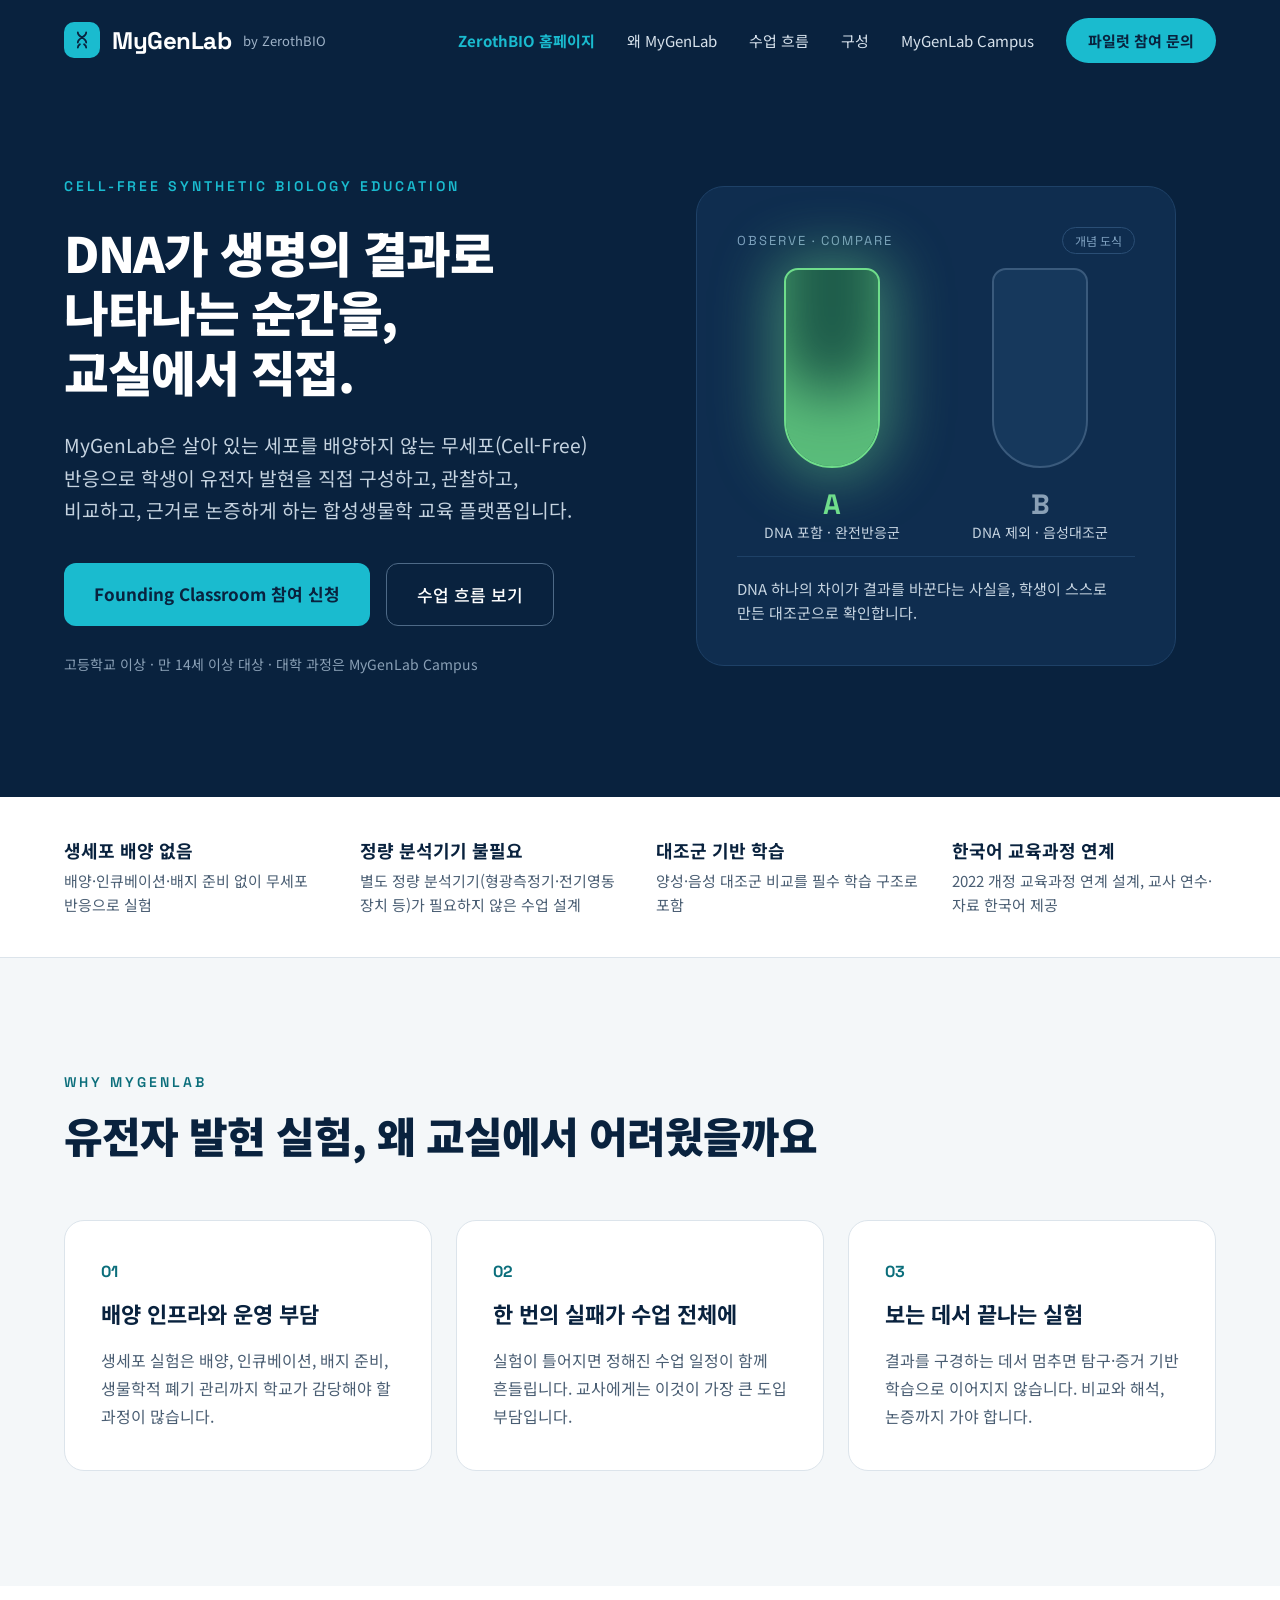
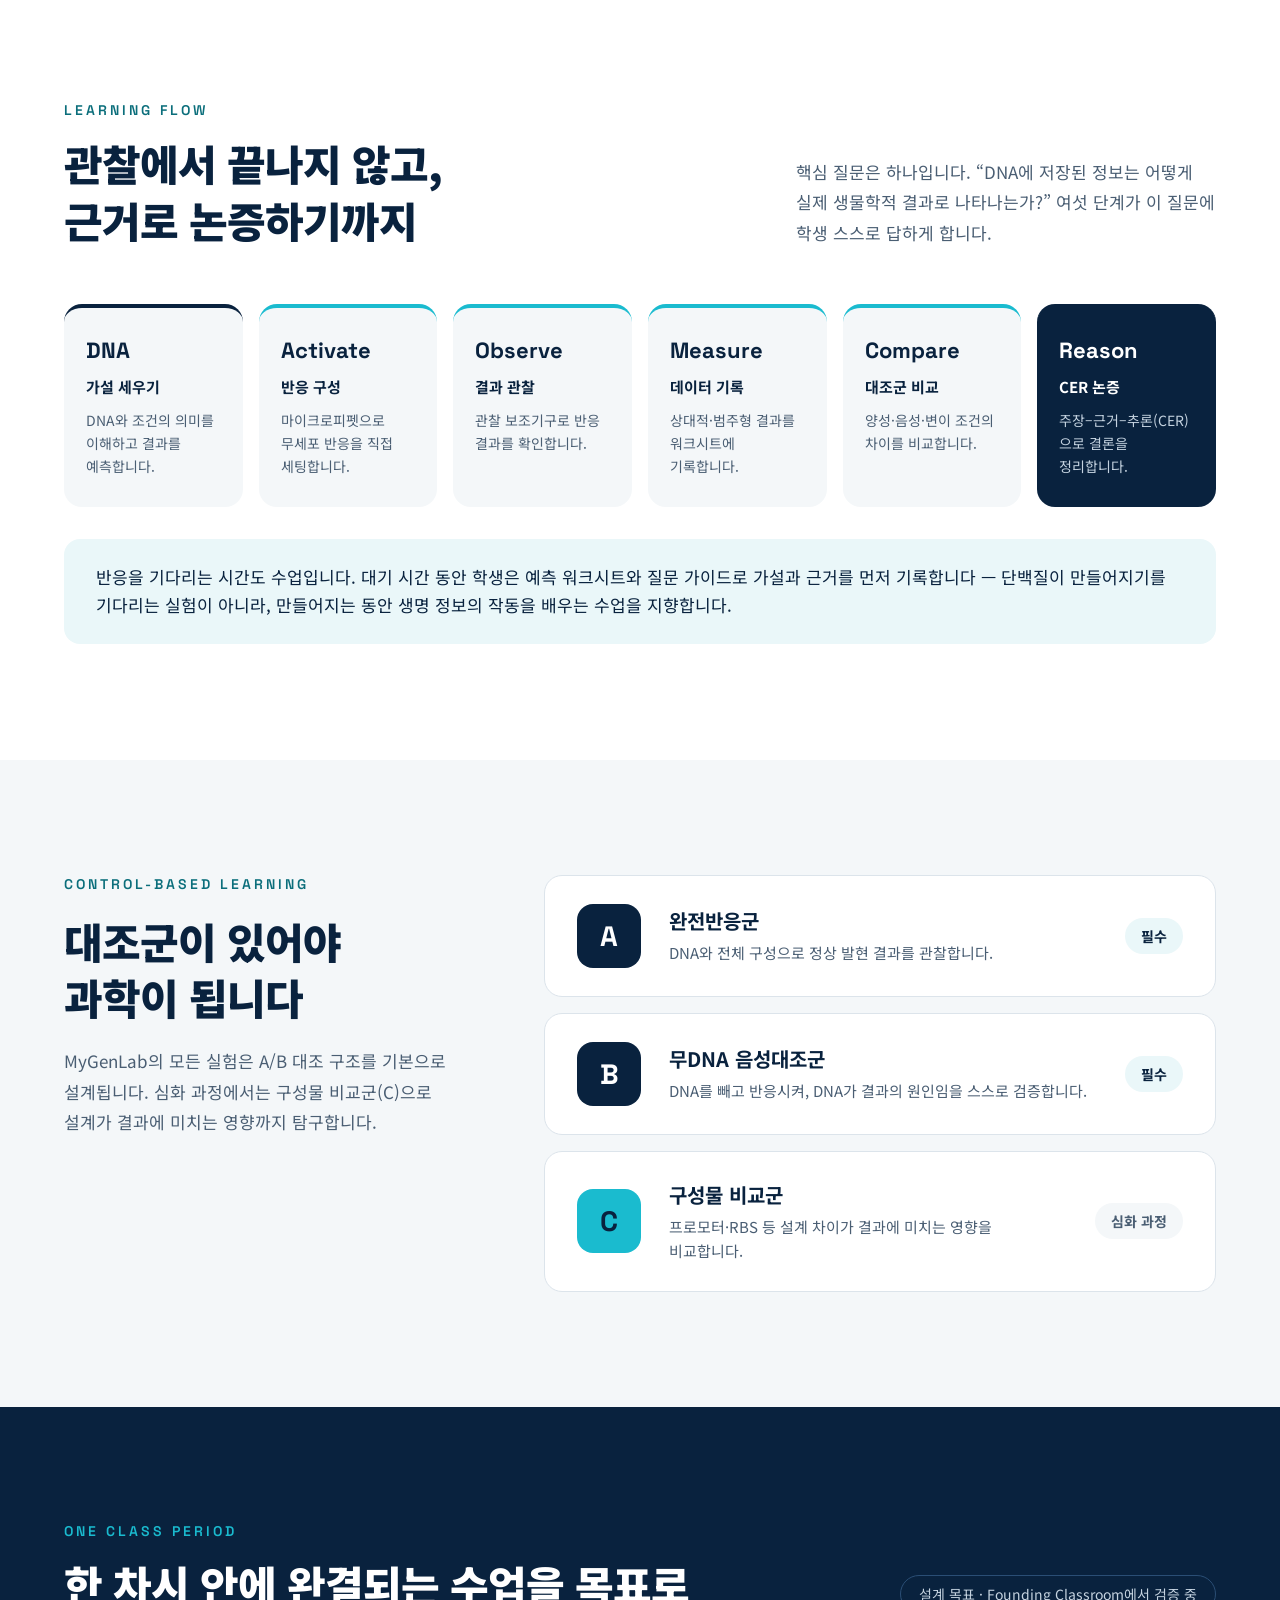
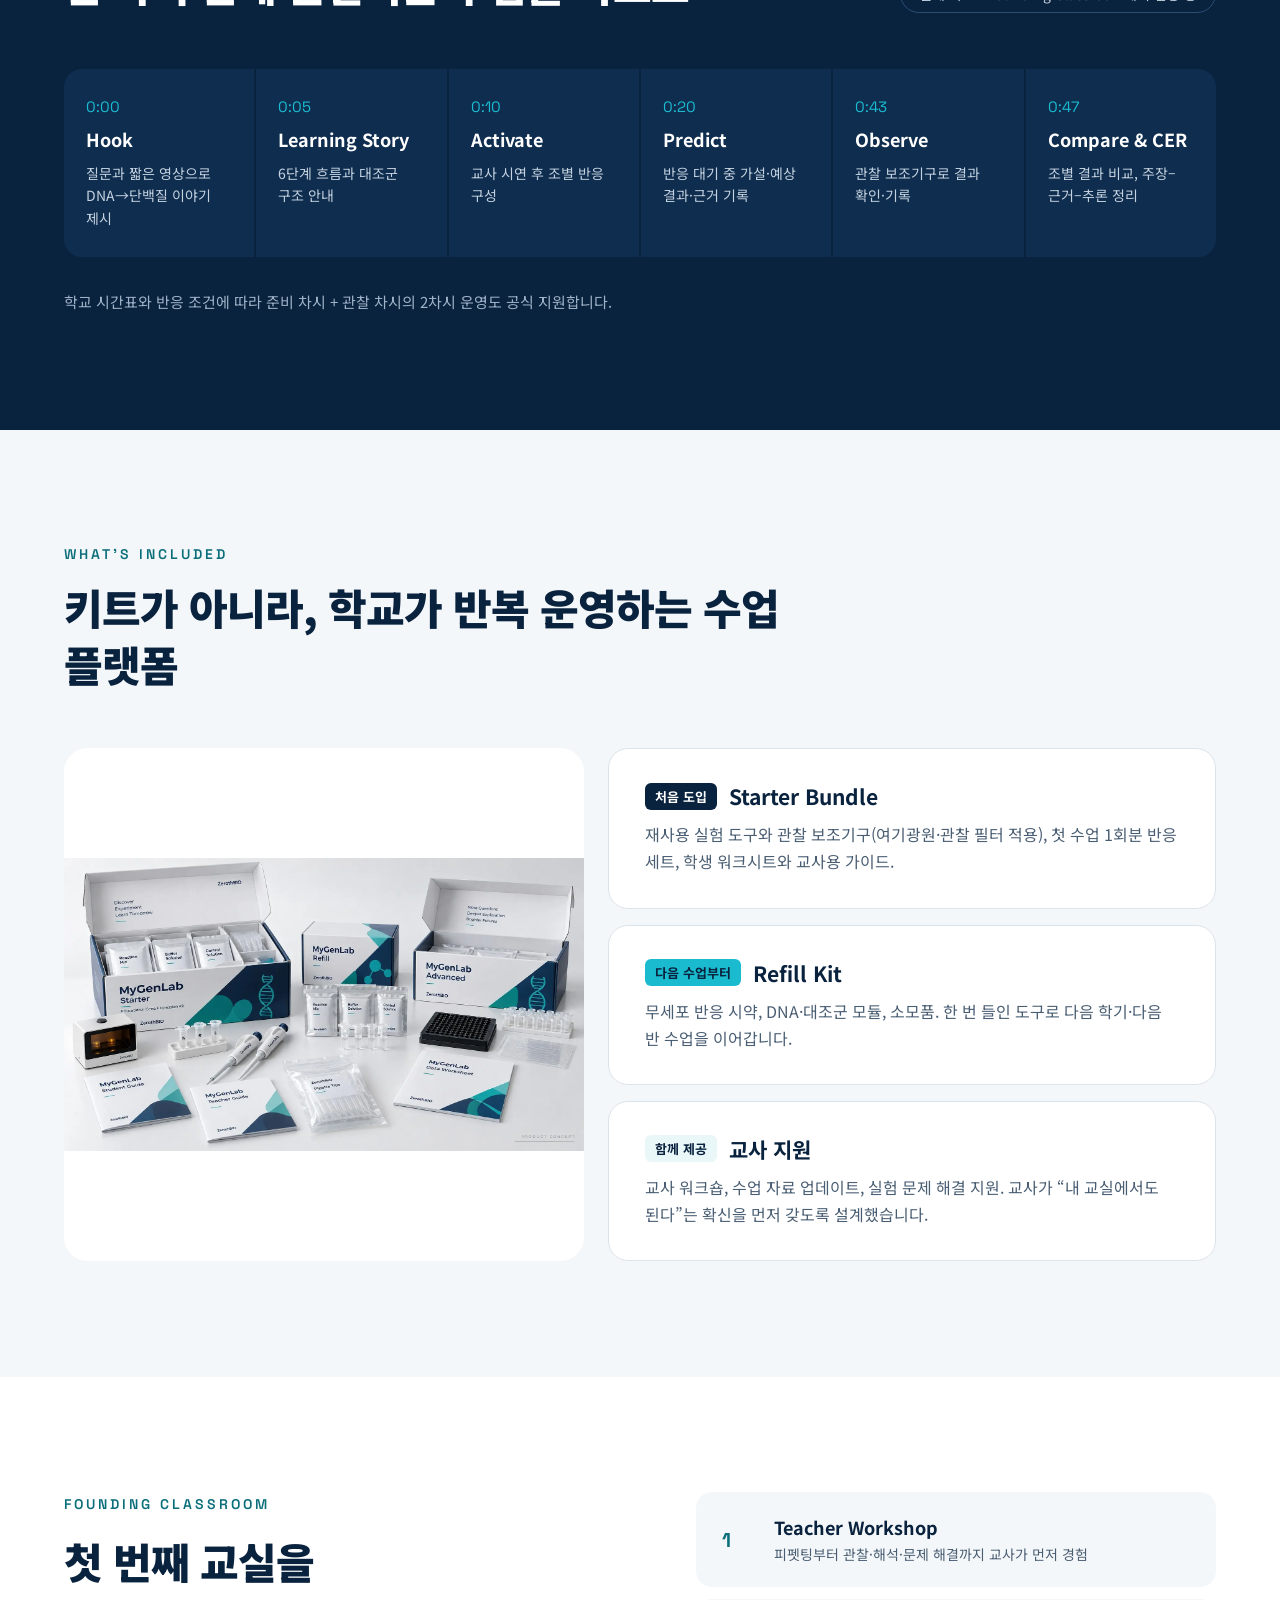
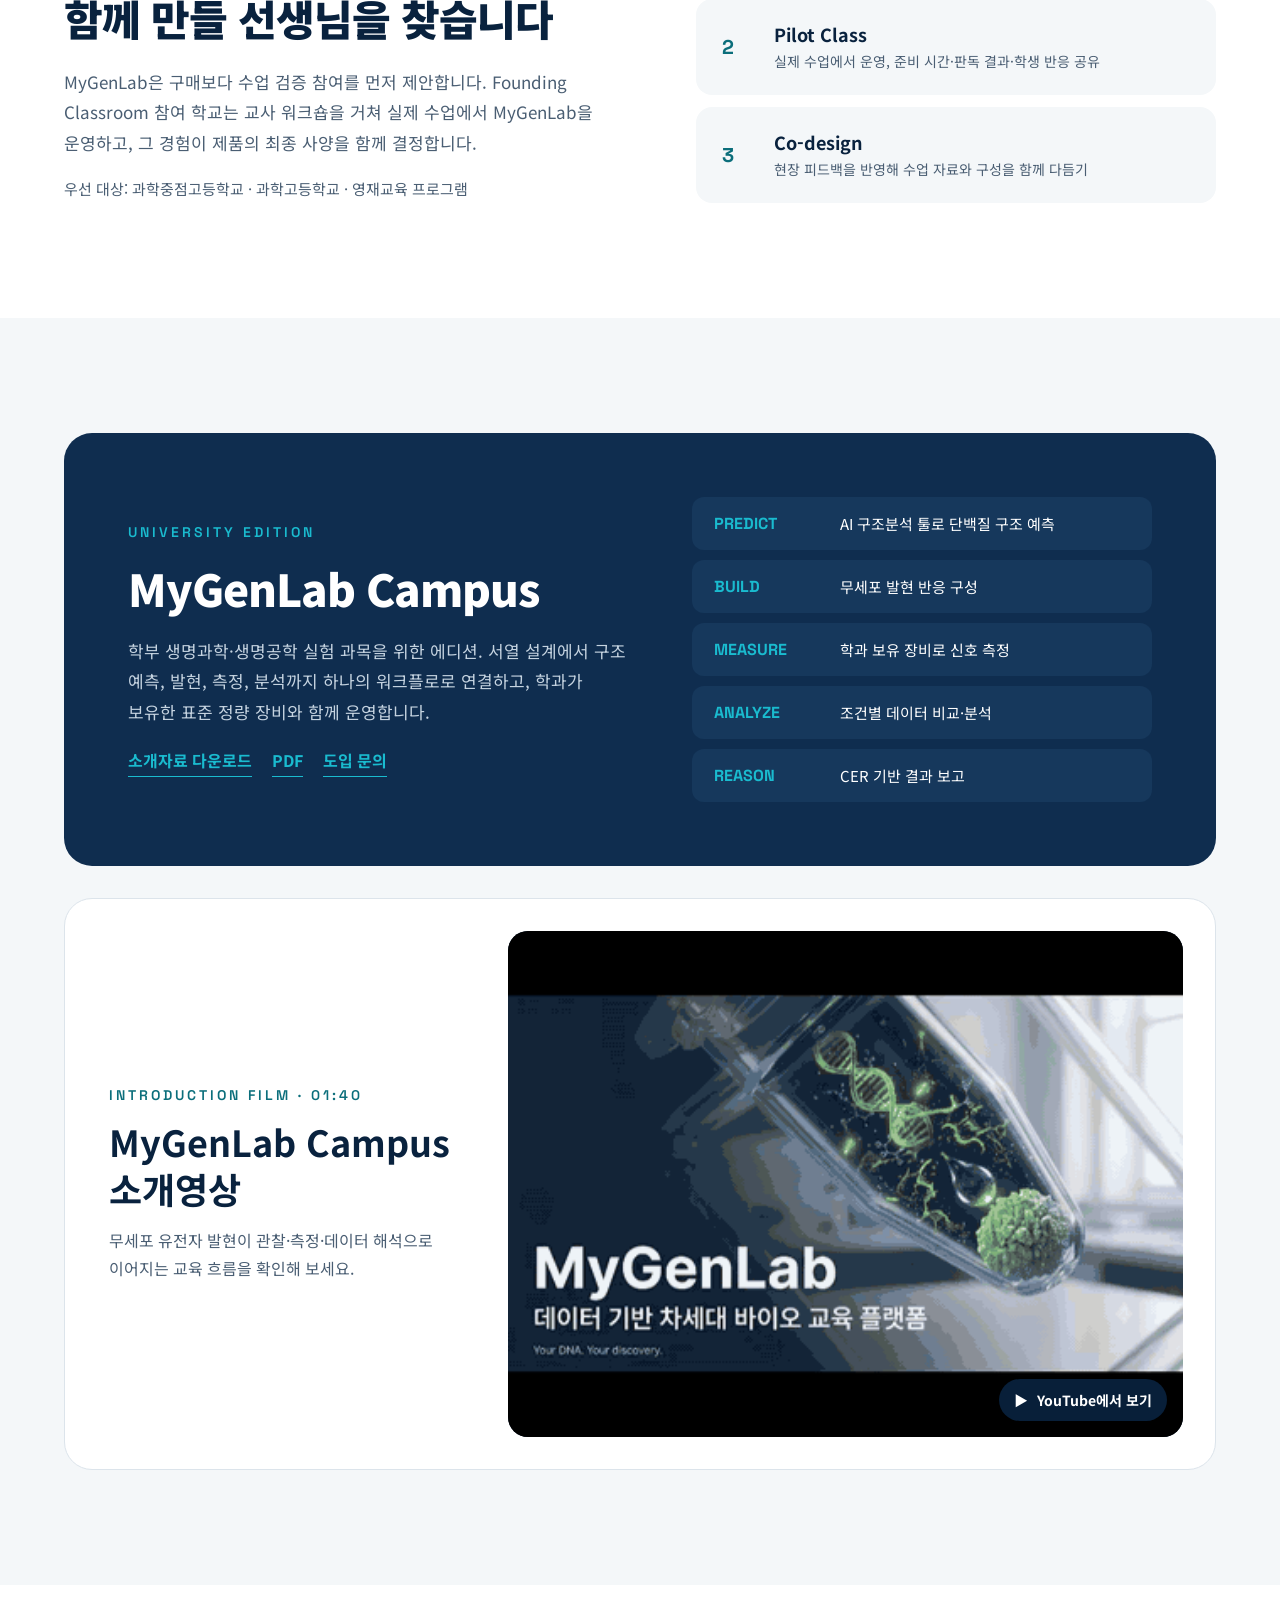
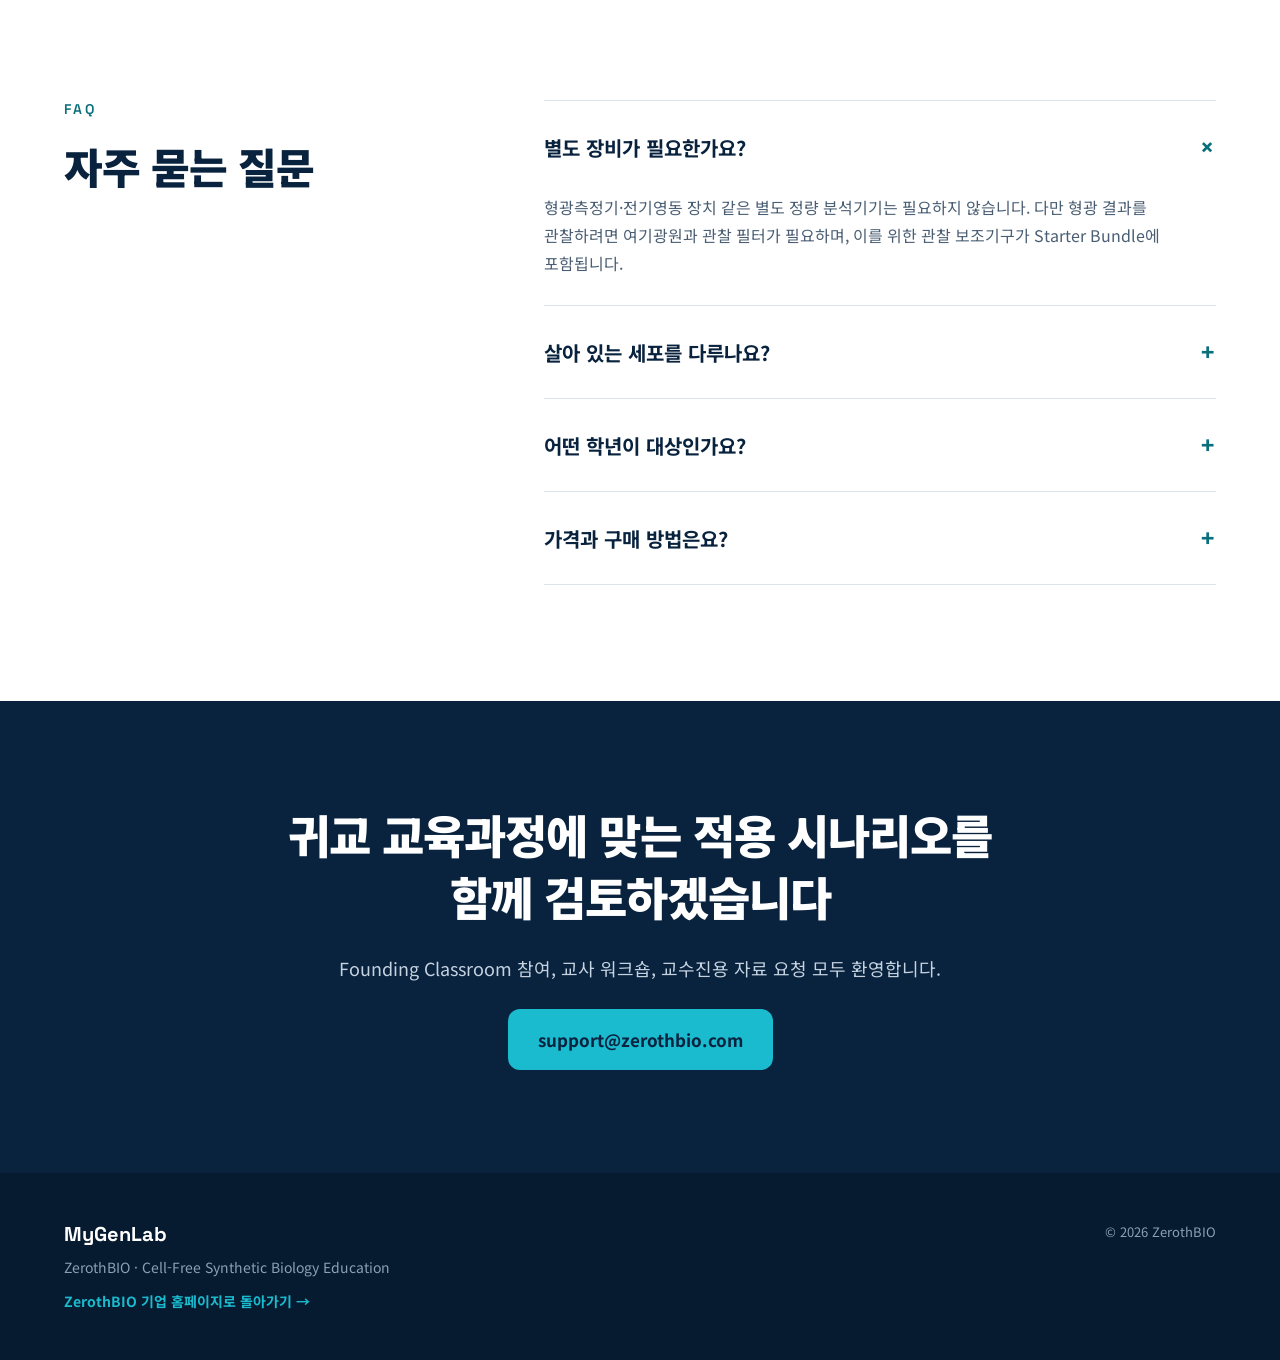
<file: mygenlab/index.html>
<!doctype html>
<html lang="ko">
<head>
<meta charset="utf-8">
<meta name="viewport" content="width=device-width, initial-scale=1">
<title>MyGenLab — 무세포 합성생물학 교육 플랫폼 | ZerothBIO</title>
<meta name="description" content="MyGenLab은 생세포 배양 없이 무세포(Cell-Free) 반응으로 학생이 유전자 발현을 직접 구성하고 관찰·비교하며 근거로 논증하는 합성생물학 교육 플랫폼입니다.">
<meta name="theme-color" content="#09223E">
<meta property="og:type" content="website">
<meta property="og:title" content="MyGenLab — DNA가 생명의 결과로 나타나는 순간을, 교실에서">
<meta property="og:description" content="무세포 반응 기반 유전자 발현 수업 플랫폼. 고등학교(만 14세 이상) 및 대학 과정(MyGenLab Campus).">
<meta property="og:locale" content="ko_KR">
<meta property="og:url" content="https://www.zerothbio.com/mygenlab/">
<link rel="canonical" href="https://www.zerothbio.com/mygenlab/">
<link rel="icon" href="assets/favicon.ico" type="image/svg+xml">
<link rel="preconnect" href="https://fonts.googleapis.com">
<link rel="preconnect" href="https://fonts.gstatic.com" crossorigin>
<link rel="stylesheet" href="https://fonts.googleapis.com/css2?family=Noto+Sans+KR:wght@400;500;700;900&family=Space+Grotesk:wght@500;600;700&display=swap">
<link rel="stylesheet" href="assets/styles.css">
</head>
<body>

<header class="nav">
  <div class="wrap">
    <a class="brand" href="#top" aria-label="MyGenLab 홈">
      <span class="brand-mark"><svg width="20" height="20" viewBox="0 0 24 24" fill="none" stroke="#09223E" stroke-width="2.2" stroke-linecap="round" aria-hidden="true"><path d="M7 3c0 6 10 6 10 12M17 3c0 6-10 6-10 12M7 21c0-2 1-3 2.5-4M17 21c0-2-1-3-2.5-4"/></svg></span>
      <span class="brand-name">MyGenLab</span>
      <span class="brand-by">by ZerothBIO</span>
    </a>
    <button class="nav-toggle" type="button" aria-label="메뉴 열기" aria-expanded="false" aria-controls="nav-links">
      <svg width="24" height="24" viewBox="0 0 24 24" fill="none" stroke="currentColor" stroke-width="2" stroke-linecap="round" aria-hidden="true"><path d="M4 7h16M4 12h16M4 17h16"/></svg>
    </button>
    <nav id="nav-links" class="nav-links" aria-label="주요 메뉴">
      <a class="nav-corp" href="../ko/">ZerothBIO 홈페이지</a>
      <a href="#why">왜 MyGenLab</a>
      <a href="#flow">수업 흐름</a>
      <a href="#kit">구성</a>
      <a href="#campus">MyGenLab Campus</a>
      <a href="#contact" class="nav-cta">파일럿 참여 문의</a>
    </nav>
  </div>
</header>

<main id="top">

  <section class="hero">
    <div class="wrap">
      <div class="hero-copy">
        <div class="eyebrow">CELL-FREE SYNTHETIC BIOLOGY EDUCATION</div>
        <h1>DNA가 생명의 결과로<br>나타나는 순간을,<br>교실에서 직접.</h1>
        <p class="hero-lead">MyGenLab은 살아 있는 세포를 배양하지 않는 무세포(Cell-Free) 반응으로 학생이 유전자 발현을 직접 구성하고, 관찰하고, 비교하고, 근거로 논증하게 하는 합성생물학 교육 플랫폼입니다.</p>
        <div class="hero-cta">
          <a class="btn btn-primary" href="#contact">Founding Classroom 참여 신청</a>
          <a class="btn btn-ghost" href="#flow">수업 흐름 보기</a>
        </div>
        <p class="hero-note">고등학교 이상 · 만 14세 이상 대상 · 대학 과정은 MyGenLab Campus</p>
      </div>

      <figure class="reveal" aria-label="개념 도식: DNA를 넣은 A 반응군은 형광 신호를 보이고, DNA를 뺀 B 음성대조군은 신호가 없다">
        <div class="reveal-top">
          <span class="reveal-label">OBSERVE · COMPARE</span>
          <span class="reveal-chip">개념 도식</span>
        </div>
        <div class="tubes">
          <div class="tube-col">
            <div class="tube tube-a"></div>
            <div><div class="tube-letter tube-a-letter">A</div><div class="tube-desc">DNA 포함 · 완전반응군</div></div>
          </div>
          <div class="tube-col">
            <div class="tube tube-b"></div>
            <div><div class="tube-letter tube-b-letter">B</div><div class="tube-desc">DNA 제외 · 음성대조군</div></div>
          </div>
        </div>
        <figcaption class="reveal-caption">DNA 하나의 차이가 결과를 바꾼다는 사실을, 학생이 스스로 만든 대조군으로 확인합니다.</figcaption>
      </figure>
    </div>
  </section>

  <section class="principles" aria-label="핵심 원칙">
    <div class="wrap">
      <div class="principle"><h3>생세포 배양 없음</h3><p>배양·인큐베이션·배지 준비 없이 무세포 반응으로 실험</p></div>
      <div class="principle"><h3>정량 분석기기 불필요</h3><p>별도 정량 분석기기(형광측정기·전기영동 장치 등)가 필요하지 않은 수업 설계</p></div>
      <div class="principle"><h3>대조군 기반 학습</h3><p>양성·음성 대조군 비교를 필수 학습 구조로 포함</p></div>
      <div class="principle"><h3>한국어 교육과정 연계</h3><p>2022 개정 교육과정 연계 설계, 교사 연수·자료 한국어 제공</p></div>
    </div>
  </section>

  <section id="why" class="section">
    <div class="wrap">
      <div class="head">
        <div class="eyebrow">WHY MYGENLAB</div>
        <h2 class="h2">유전자 발현 실험, 왜 교실에서 어려웠을까요</h2>
      </div>
      <div class="grid-3">
        <article class="card"><div class="card-num">01</div><h3>배양 인프라와 운영 부담</h3><p>생세포 실험은 배양, 인큐베이션, 배지 준비, 생물학적 폐기 관리까지 학교가 감당해야 할 과정이 많습니다.</p></article>
        <article class="card"><div class="card-num">02</div><h3>한 번의 실패가 수업 전체에</h3><p>실험이 틀어지면 정해진 수업 일정이 함께 흔들립니다. 교사에게는 이것이 가장 큰 도입 부담입니다.</p></article>
        <article class="card"><div class="card-num">03</div><h3>보는 데서 끝나는 실험</h3><p>결과를 구경하는 데서 멈추면 탐구·증거 기반 학습으로 이어지지 않습니다. 비교와 해석, 논증까지 가야 합니다.</p></article>
      </div>
    </div>
  </section>

  <section id="flow" class="section bg-white">
    <div class="wrap">
      <div class="head-row">
        <div class="head">
          <div class="eyebrow">LEARNING FLOW</div>
          <h2 class="h2">관찰에서 끝나지 않고,<br>근거로 논증하기까지</h2>
        </div>
        <p class="lead" style="max-width:420px">핵심 질문은 하나입니다. “DNA에 저장된 정보는 어떻게 실제 생물학적 결과로 나타나는가?” 여섯 단계가 이 질문에 학생 스스로 답하게 합니다.</p>
      </div>
      <ol class="flow">
        <li><span class="flow-step">DNA</span><span class="flow-name">가설 세우기</span><span class="flow-desc">DNA와 조건의 의미를 이해하고 결과를 예측합니다.</span></li>
        <li><span class="flow-step">Activate</span><span class="flow-name">반응 구성</span><span class="flow-desc">마이크로피펫으로 무세포 반응을 직접 세팅합니다.</span></li>
        <li><span class="flow-step">Observe</span><span class="flow-name">결과 관찰</span><span class="flow-desc">관찰 보조기구로 반응 결과를 확인합니다.</span></li>
        <li><span class="flow-step">Measure</span><span class="flow-name">데이터 기록</span><span class="flow-desc">상대적·범주형 결과를 워크시트에 기록합니다.</span></li>
        <li><span class="flow-step">Compare</span><span class="flow-name">대조군 비교</span><span class="flow-desc">양성·음성·변이 조건의 차이를 비교합니다.</span></li>
        <li class="final"><span class="flow-step">Reason</span><span class="flow-name">CER 논증</span><span class="flow-desc">주장–근거–추론(CER)으로 결론을 정리합니다.</span></li>
      </ol>
      <p class="callout">반응을 기다리는 시간도 수업입니다. 대기 시간 동안 학생은 예측 워크시트와 질문 가이드로 가설과 근거를 먼저 기록합니다 — 단백질이 만들어지기를 기다리는 실험이 아니라, 만들어지는 동안 생명 정보의 작동을 배우는 수업을 지향합니다.</p>
    </div>
  </section>

  <section class="section">
    <div class="wrap split">
      <div class="split-side">
        <div class="eyebrow">CONTROL-BASED LEARNING</div>
        <h2 class="h2">대조군이 있어야<br>과학이 됩니다</h2>
        <p class="lead">MyGenLab의 모든 실험은 A/B 대조 구조를 기본으로 설계됩니다. 심화 과정에서는 구성물 비교군(C)으로 설계가 결과에 미치는 영향까지 탐구합니다.</p>
      </div>
      <div class="split-main">
        <div class="control"><div class="control-key">A</div><div class="control-body"><h3>완전반응군</h3><p>DNA와 전체 구성으로 정상 발현 결과를 관찰합니다.</p></div><span class="tag">필수</span></div>
        <div class="control"><div class="control-key">B</div><div class="control-body"><h3>무DNA 음성대조군</h3><p>DNA를 빼고 반응시켜, DNA가 결과의 원인임을 스스로 검증합니다.</p></div><span class="tag">필수</span></div>
        <div class="control"><div class="control-key alt">C</div><div class="control-body"><h3>구성물 비교군</h3><p>프로모터·RBS 등 설계 차이가 결과에 미치는 영향을 비교합니다.</p></div><span class="tag muted">심화 과정</span></div>
      </div>
    </div>
  </section>

  <section class="section bg-navy">
    <div class="wrap">
      <div class="head-row">
        <div class="head">
          <div class="eyebrow">ONE CLASS PERIOD</div>
          <h2 class="h2">한 차시 안에 완결되는 수업을 목표로</h2>
        </div>
        <span class="status-chip">설계 목표 · Founding Classroom에서 검증 중</span>
      </div>
      <ol class="timeline">
        <li><span class="t-time">0:00</span><span class="t-name">Hook</span><span class="t-desc">질문과 짧은 영상으로 DNA→단백질 이야기 제시</span></li>
        <li><span class="t-time">0:05</span><span class="t-name">Learning Story</span><span class="t-desc">6단계 흐름과 대조군 구조 안내</span></li>
        <li><span class="t-time">0:10</span><span class="t-name">Activate</span><span class="t-desc">교사 시연 후 조별 반응 구성</span></li>
        <li><span class="t-time">0:20</span><span class="t-name">Predict</span><span class="t-desc">반응 대기 중 가설·예상 결과·근거 기록</span></li>
        <li><span class="t-time">0:43</span><span class="t-name">Observe</span><span class="t-desc">관찰 보조기구로 결과 확인·기록</span></li>
        <li><span class="t-time">0:47</span><span class="t-name">Compare &amp; CER</span><span class="t-desc">조별 결과 비교, 주장–근거–추론 정리</span></li>
      </ol>
      <p class="timeline-note">학교 시간표와 반응 조건에 따라 준비 차시 + 관찰 차시의 2차시 운영도 공식 지원합니다.</p>
    </div>
  </section>

  <section id="kit" class="section">
    <div class="wrap">
      <div class="head">
        <div class="eyebrow">WHAT'S INCLUDED</div>
        <h2 class="h2">키트가 아니라, 학교가 반복 운영하는 수업 플랫폼</h2>
      </div>
      <div class="kit">
        <div class="kit-media">
          <img src="../assets/img/mygenlab-kit.webp" alt="Starter, Refill, Advanced 패키지와 실험 구성품으로 이루어진 MyGenLab 교육용 키트 콘셉트" width="1672" height="941" loading="lazy" decoding="async">
        </div>
        <div class="kit-list">
          <div class="kit-item"><div class="kit-title"><span class="badge badge-navy">처음 도입</span><h3>Starter Bundle</h3></div><p>재사용 실험 도구와 관찰 보조기구(여기광원·관찰 필터 적용), 첫 수업 1회분 반응 세트, 학생 워크시트와 교사용 가이드.</p></div>
          <div class="kit-item"><div class="kit-title"><span class="badge badge-teal">다음 수업부터</span><h3>Refill Kit</h3></div><p>무세포 반응 시약, DNA·대조군 모듈, 소모품. 한 번 들인 도구로 다음 학기·다음 반 수업을 이어갑니다.</p></div>
          <div class="kit-item"><div class="kit-title"><span class="badge badge-tint">함께 제공</span><h3>교사 지원</h3></div><p>교사 워크숍, 수업 자료 업데이트, 실험 문제 해결 지원. 교사가 “내 교실에서도 된다”는 확신을 먼저 갖도록 설계했습니다.</p></div>
        </div>
      </div>
    </div>
  </section>

  <section class="section bg-white">
    <div class="wrap founding">
      <div class="founding-copy">
        <div class="eyebrow">FOUNDING CLASSROOM</div>
        <h2 class="h2">첫 번째 교실을<br>함께 만들 선생님을 찾습니다</h2>
        <p class="lead">MyGenLab은 구매보다 수업 검증 참여를 먼저 제안합니다. Founding Classroom 참여 학교는 교사 워크숍을 거쳐 실제 수업에서 MyGenLab을 운영하고, 그 경험이 제품의 최종 사양을 함께 결정합니다.</p>
        <p class="founding-target">우선 대상: 과학중점고등학교 · 과학고등학교 · 영재교육 프로그램</p>
      </div>
      <ol class="steps">
        <li><span class="step-n">1</span><div><h3>Teacher Workshop</h3><p>피펫팅부터 관찰·해석·문제 해결까지 교사가 먼저 경험</p></div></li>
        <li><span class="step-n">2</span><div><h3>Pilot Class</h3><p>실제 수업에서 운영, 준비 시간·판독 결과·학생 반응 공유</p></div></li>
        <li><span class="step-n">3</span><div><h3>Co-design</h3><p>현장 피드백을 반영해 수업 자료와 구성을 함께 다듬기</p></div></li>
      </ol>
    </div>
  </section>

  <section id="campus" class="section">
    <div class="wrap">
      <div class="campus">
        <div class="campus-copy">
          <div class="eyebrow">UNIVERSITY EDITION</div>
          <h2>MyGenLab Campus</h2>
          <p>학부 생명과학·생명공학 실험 과목을 위한 에디션. 서열 설계에서 구조 예측, 발현, 측정, 분석까지 하나의 워크플로로 연결하고, 학과가 보유한 표준 정량 장비와 함께 운영합니다.</p>
          <div class="campus-links">
            <a class="text-link" href="../downloads/MyGenLab_Campus_Introduction.pdf" download>소개자료 다운로드</a>
            <a class="text-link" href="../downloads/MyGenLab_Campus_Introduction.pdf" download>PDF</a>
            <a class="text-link" href="#contact">도입 문의</a>
          </div>
        </div>
        <ol class="campus-flow">
          <li><span class="cf-key">PREDICT</span><span class="cf-desc">AI 구조분석 툴로 단백질 구조 예측</span></li>
          <li><span class="cf-key">BUILD</span><span class="cf-desc">무세포 발현 반응 구성</span></li>
          <li><span class="cf-key">MEASURE</span><span class="cf-desc">학과 보유 장비로 신호 측정</span></li>
          <li><span class="cf-key">ANALYZE</span><span class="cf-desc">조건별 데이터 비교·분석</span></li>
          <li><span class="cf-key">REASON</span><span class="cf-desc">CER 기반 결과 보고</span></li>
        </ol>
      </div>
      <div class="intro-film">
        <div class="intro-film-copy">
          <div class="eyebrow">INTRODUCTION FILM · 01:40</div>
          <h3>MyGenLab Campus 소개영상</h3>
          <p>무세포 유전자 발현이 관찰·측정·데이터 해석으로 이어지는 교육 흐름을 확인해 보세요.</p>
        </div>
        <a class="film-card" href="https://www.youtube.com/watch?v=oRa5HEFBEYE" target="_blank" rel="noopener noreferrer" aria-label="YouTube에서 MyGenLab Campus 소개영상 보기">
          <img class="film-gif" src="../assets/img/mygenlab-campus-intro.gif" alt="" width="400" height="300" loading="lazy" aria-hidden="true">
          <img class="film-poster" src="../assets/img/mygenlab-campus-video-poster.webp" alt="" width="640" height="480" loading="lazy" aria-hidden="true">
          <span class="film-play"><span aria-hidden="true">▶</span> YouTube에서 보기</span>
        </a>
      </div>
    </div>
  </section>

  <section class="section bg-white">
    <div class="wrap split">
      <div class="split-side">
        <div class="eyebrow">FAQ</div>
        <h2 class="h2">자주 묻는 질문</h2>
      </div>
      <div class="faq-list">
        <details open><summary>별도 장비가 필요한가요?</summary><p>형광측정기·전기영동 장치 같은 별도 정량 분석기기는 필요하지 않습니다. 다만 형광 결과를 관찰하려면 여기광원과 관찰 필터가 필요하며, 이를 위한 관찰 보조기구가 Starter Bundle에 포함됩니다.</p></details>
        <details><summary>살아 있는 세포를 다루나요?</summary><p>아닙니다. MyGenLab은 생세포 배양 과정 없이 무세포 반응으로 유전자 발현을 구성합니다. 학교별 관련 규정 적용 여부는 도입 상담 시 함께 확인해 드립니다.</p></details>
        <details><summary>어떤 학년이 대상인가요?</summary><p>만 14세 이상, 고등학교 이상을 대상으로 합니다. 과학중점고·과학고·영재교육 프로그램부터 시작하며, 대학 과정은 MyGenLab Campus로 제공합니다.</p></details>
        <details><summary>가격과 구매 방법은요?</summary><p>현재 Founding Classroom 파일럿을 운영하고 있으며, 정식 가격과 구매 경로는 출시 시점에 안내합니다. 도입을 검토 중이시면 아래로 문의해 주세요.</p></details>
      </div>
    </div>
  </section>

  <section id="contact" class="cta">
    <div class="wrap">
      <h2>귀교 교육과정에 맞는 적용 시나리오를<br>함께 검토하겠습니다</h2>
      <p>Founding Classroom 참여, 교사 워크숍, 교수진용 자료 요청 모두 환영합니다.</p>
      <a class="btn btn-primary" href="mailto:support@zerothbio.com?subject=%5BMyGenLab%5D%20%EB%8F%84%EC%9E%85%20%EB%AC%B8%EC%9D%98">support@zerothbio.com</a>
    </div>
  </section>

</main>

<footer class="footer">
  <div class="wrap">
    <div>
      <div class="footer-brand">MyGenLab</div>
      <div class="footer-sub">ZerothBIO · Cell-Free Synthetic Biology Education</div>
      <a class="footer-home" href="../ko/">ZerothBIO 기업 홈페이지로 돌아가기 →</a>
    </div>
    <p class="footer-legal"> © 2026 ZerothBIO</p>
  </div>
</footer>

<script>
(function () {
  var btn = document.querySelector('.nav-toggle');
  var links = document.getElementById('nav-links');
  if (!btn || !links) return;
  btn.addEventListener('click', function () {
    var open = links.classList.toggle('open');
    btn.setAttribute('aria-expanded', open ? 'true' : 'false');
    btn.setAttribute('aria-label', open ? '메뉴 닫기' : '메뉴 열기');
  });
  links.addEventListener('click', function (e) {
    if (e.target.tagName === 'A') { links.classList.remove('open'); btn.setAttribute('aria-expanded', 'false'); }
  });
})();
</script>
</body>
</html>
</file>
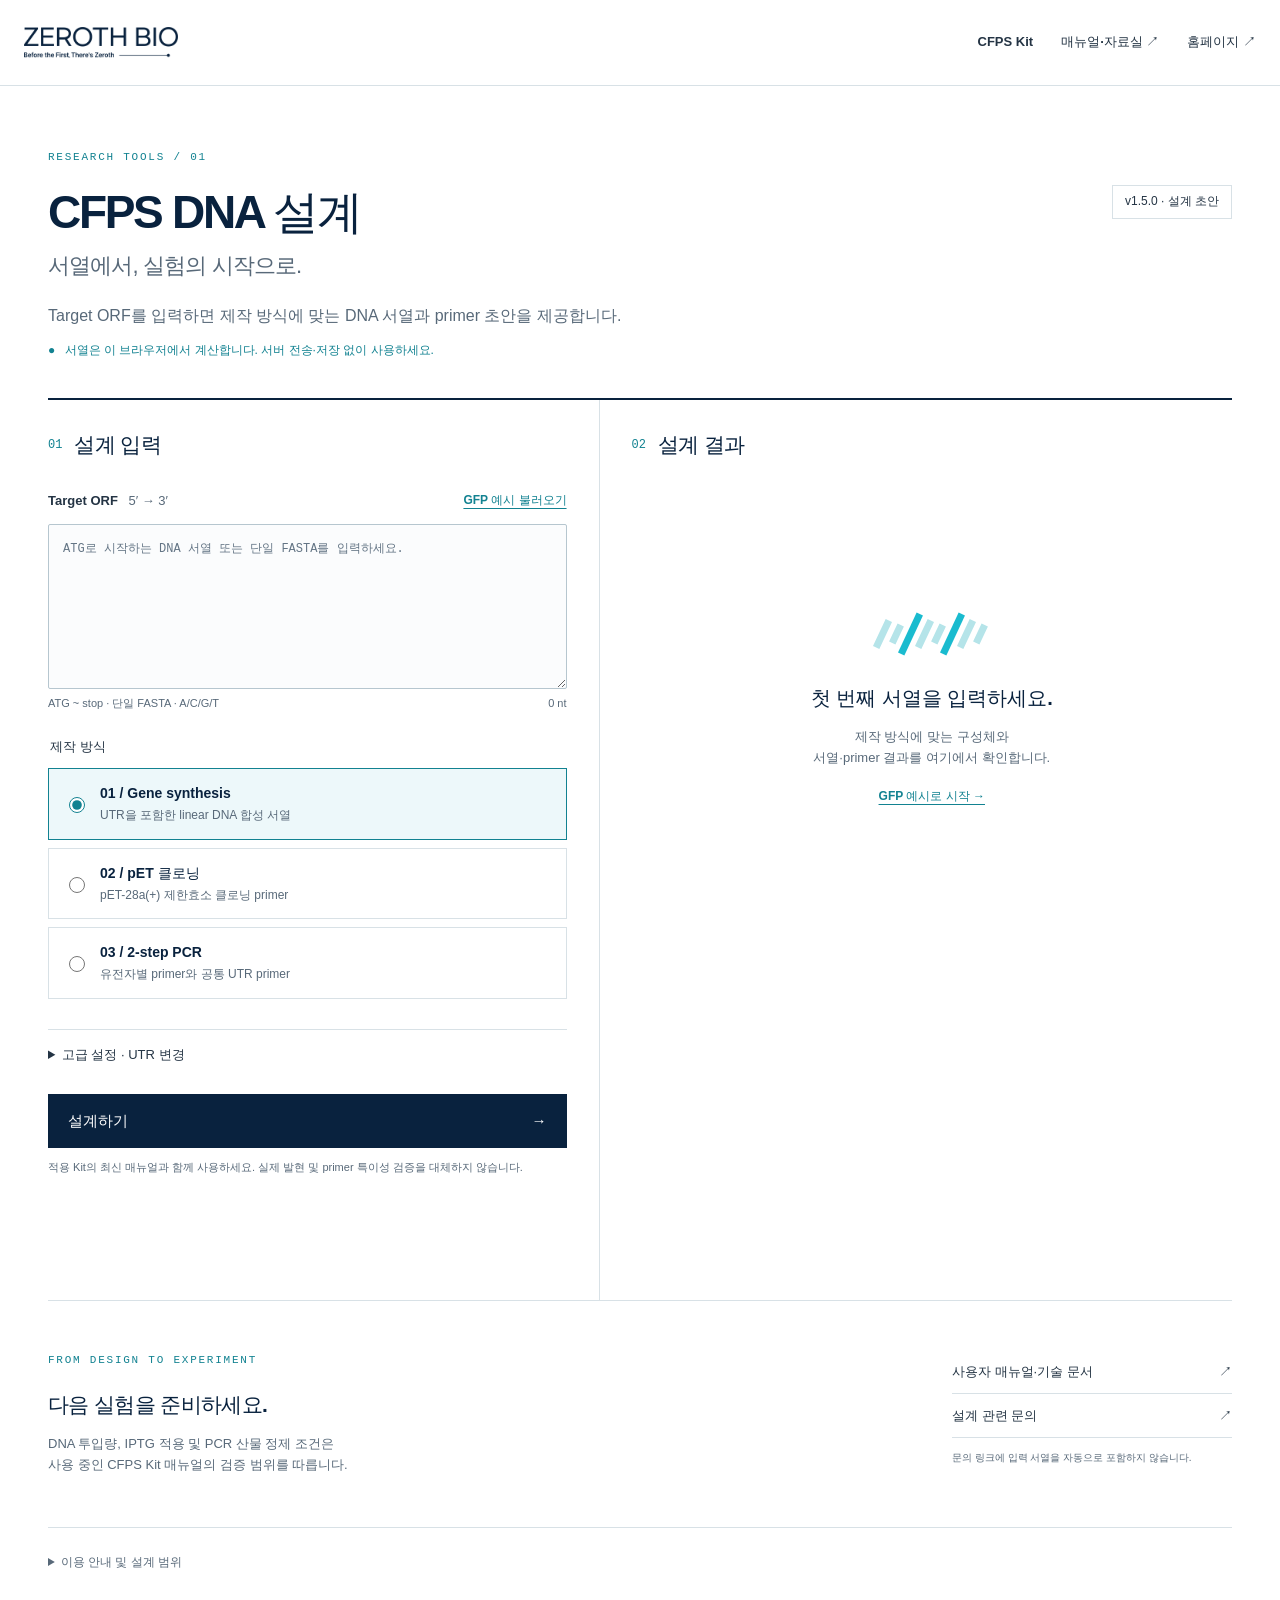
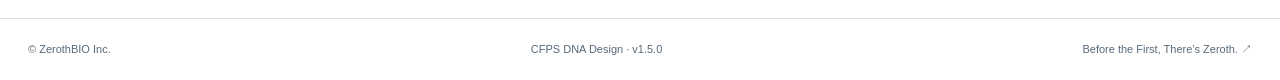
<file: tools/cfps-design/index.html>
<!doctype html>
<html lang="ko">
<head>
<meta charset="utf-8"><meta name="viewport" content="width=device-width,initial-scale=1">
<title>CFPS DNA 설계 | ZerothBIO</title>
<meta name="description" content="ZerothBIO CFPS DNA 설계 도구. ORF에서 합성 DNA, pET 클로닝과 2-step PCR 설계 초안을 만들고 GenBank로 내보내세요.">
<meta name="referrer" content="strict-origin-when-cross-origin">
<meta http-equiv="Content-Security-Policy" content="default-src 'self'; script-src 'self'; style-src 'self'; img-src 'self'; connect-src 'none'; object-src 'none'; base-uri 'none'; form-action 'none'">
<link rel="canonical" href="https://www.zerothbio.com/tools/cfps-design/">
<link rel="icon" href="assets/favicon.png"><link rel="stylesheet" href="design.css">
</head>
<body>
<a class="skip" href="#main">본문으로 이동</a>
<header class="header"><a href="../../ko/" class="brand" aria-label="ZerothBIO 홈페이지"><img src="assets/logo.png" alt="ZerothBIO" width="154"></a><nav aria-label="바로가기"><a href="../../ko/#cfps">CFPS Kit</a><a href="../../ko/#documents">매뉴얼·자료실 ↗</a><a href="../../ko/">홈페이지 ↗</a></nav></header>
<main id="main" class="wrap">
<section class="hero"><p class="eyebrow">RESEARCH TOOLS / 01</p><div class="hero-title"><h1>CFPS DNA 설계<span>서열에서, 실험의 시작으로.</span></h1><span class="version">v1.5.0 · 설계 초안</span></div><p class="intro">Target ORF를 입력하면 제작 방식에 맞는 DNA 서열과 primer 초안을 제공합니다.</p><p class="privacy"><span aria-hidden="true">●</span> 서열은 이 브라우저에서 계산합니다. 서버 전송·저장 없이 사용하세요.</p></section>
<div class="workspace"><section class="input-panel" aria-labelledby="input-heading"><div class="section-heading"><span class="step">01</span><h2 id="input-heading">설계 입력</h2></div>
<div class="label-row"><label for="seq">Target ORF <span>5′ → 3′</span></label><button class="text-button" id="example" type="button">GFP 예시 불러오기</button></div>
<textarea id="seq" spellcheck="false" autocapitalize="characters" aria-describedby="seq-help" placeholder="ATG로 시작하는 DNA 서열 또는 단일 FASTA를 입력하세요."></textarea>
<div class="label-row small"><span id="seq-help">ATG ~ stop · 단일 FASTA · A/C/G/T</span><span id="count">0 nt</span></div>
<fieldset><legend>제작 방식</legend><label class="method"><input type="radio" name="method" value="1" checked><span><b>01 / Gene synthesis</b><small>UTR을 포함한 linear DNA 합성 서열</small></span></label><label class="method"><input type="radio" name="method" value="2"><span><b>02 / pET 클로닝</b><small>pET-28a(+) 제한효소 클로닝 primer</small></span></label><label class="method"><input type="radio" name="method" value="3"><span><b>03 / 2-step PCR</b><small>유전자별 primer와 공통 UTR primer</small></span></label></fieldset>
<div id="pet-settings" hidden><label class="check"><input type="checkbox" id="petstop" checked>정지코돈 포함</label><p class="help">해제 시 XhoI를 통한 C-terminal His-tag 연결. 다른 후방 효소에는 정지코돈이 포함됩니다.</p><div class="pair"><label for="pf">전방 효소<select id="pf"><option value="">자동</option></select></label><label for="pr">후방 효소<select id="pr"><option value="">자동</option></select></label></div><p class="help">ORF 내부 절단 부위와 MCS 순서는 설계할 때 확인합니다.</p></div>
<details class="advanced"><summary>고급 설정 · UTR 변경</summary><label for="u5">5′ flank + T7 promoter + 5′UTR</label><textarea id="u5" class="utr" spellcheck="false" aria-describedby="utr-help"></textarea><label for="u3">3′UTR / terminator</label><textarea id="u3" class="utr" spellcheck="false" aria-describedby="utr-help"></textarea><p id="utr-help" class="help">각 15–500 nt. 변경한 서열의 promoter·RBS 기능은 별도 확인해야 합니다.</p><button id="defaults" class="text-button" type="button">기본 UTR로 복원</button></details>
<button id="go" class="primary" type="button">설계하기 <span aria-hidden="true">→</span></button><p class="help">적용 Kit의 최신 매뉴얼과 함께 사용하세요. 실제 발현 및 primer 특이성 검증을 대체하지 않습니다.</p>
</section>
<section class="result-panel" aria-labelledby="result-heading"><div class="section-heading"><span class="step">02</span><h2 id="result-heading">설계 결과</h2></div><div id="status" role="status" aria-live="polite"></div><div id="out"><div class="empty"><div class="sequence-art" aria-hidden="true"><i></i><i></i><i></i><i></i><i></i><i></i><i></i><i></i></div><h3>첫 번째 서열을 입력하세요.</h3><p>제작 방식에 맞는 구성체와<br>서열·primer 결과를 여기에서 확인합니다.</p><button id="example-empty" class="text-button" type="button">GFP 예시로 시작 →</button></div></div></section></div>
<section class="support"><div><p class="eyebrow">FROM DESIGN TO EXPERIMENT</p><h2>다음 실험을 준비하세요.</h2><p>DNA 투입량, IPTG 적용 및 PCR 산물 정제 조건은<br>사용 중인 CFPS Kit 매뉴얼의 검증 범위를 따릅니다.</p></div><div class="support-links"><a href="../../ko/#documents">사용자 매뉴얼·기술 문서 <span>↗</span></a><a href="../../ko/#contact">설계 관련 문의 <span>↗</span></a><small>문의 링크에 입력 서열을 자동으로 포함하지 않습니다.</small></div></section>
<details class="usage"><summary>이용 안내 및 설계 범위</summary><p>연구용 설계 초안입니다. 합성 주문 전 서열·접합부·번역 프레임을 확인하세요. Primer 이차구조, dimer, template 특이성 및 발현 성공은 검증하지 않습니다. 기본 UTR은 원본 설계 파일의 설정이며 실험 검증 인증을 의미하지 않습니다.</p><p>입력 서열은 자동 저장하지 않습니다. 페이지를 닫기 전에 필요한 결과를 다운로드하세요. 정지코돈이 없으면 TAA를 추가하고 이를 결과에 표시합니다. 입력이나 설정을 변경하면 이전 결과는 무효화됩니다.</p><p>Tm은 지정된 염 조건에 따른 NN 추정값입니다. pET-28a 서열은 Addgene Vector Database entry 2565를 출처로 하는 원본 파일을 사용합니다. 실제 보유 벡터와 대조하세요.</p></details>
</main><footer><span>© ZerothBIO Inc.</span><span>CFPS DNA Design · v1.5.0</span><a href="../../ko/">Before the First, There’s Zeroth. ↗</a></footer>
<noscript>이 도구를 사용하려면 JavaScript를 활성화해 주세요. <a href="../../ko/#documents">매뉴얼 보기</a></noscript>
<script src="pet28a-seq.js"></script><script src="cfps-design.js"></script><script src="example.js"></script><script src="app.js"></script>
</body></html>
</file>
<file: mygenlab/assets/styles.css>
/* MyGenLab — Homepage v1.0
   Brand: Navy #09223E (structural) · Teal #1ABBCF (procedural) · Green #6FDD8B (fluorescence reveal only)
   Teal-dark #0B6E7B is used for text on light backgrounds (contrast). */

:root {
  --navy: #09223E;
  --navy-2: #0F2D4F;
  --navy-3: #16385C;
  --navy-line: #1E4167;
  --navy-deep: #061A30;
  --teal: #1ABBCF;
  --teal-dark: #0B6E7B;
  --teal-tint: #EAF7F9;
  --green: #6FDD8B; /* fluorescence reveal only */
  --ground: #F4F7F9;
  --white: #FFFFFF;
  --line: #DCE4EB;
  --ink-2: #4A5E73;
  --on-navy: #C5D3E0;
  --on-navy-2: #8AA0B6;
  --max: 1200px;
  --pad: clamp(20px, 5vw, 120px);
  --section: clamp(72px, 9vw, 120px);
  --font: 'Noto Sans KR', system-ui, -apple-system, 'Apple SD Gothic Neo', 'Malgun Gothic', sans-serif;
  --display: 'Space Grotesk', 'Noto Sans KR', sans-serif;
}

*, *::before, *::after { box-sizing: border-box; }
html { scroll-behavior: smooth; scroll-padding-top: 88px; }
body { margin: 0; font-family: var(--font); color: var(--navy); background: var(--ground); -webkit-font-smoothing: antialiased; word-break: keep-all; overflow-wrap: break-word; }
img { max-width: 100%; display: block; }
a { color: var(--teal-dark); }
a:focus-visible, button:focus-visible { outline: 3px solid var(--teal); outline-offset: 3px; }
h1, h2, h3, p, ol, ul { margin: 0; }
ol, ul { padding: 0; list-style: none; }

.wrap { width: 100%; max-width: calc(var(--max) + var(--pad) * 2); margin: 0 auto; padding-left: var(--pad); padding-right: var(--pad); }
.section { padding-top: var(--section); padding-bottom: var(--section); }
.bg-white { background: var(--white); }
.bg-navy { background: var(--navy); color: var(--white); }

.eyebrow { font-family: var(--display); font-size: 14px; font-weight: 600; letter-spacing: 3px; color: var(--teal-dark); }
.bg-navy .eyebrow, .campus .eyebrow, .hero .eyebrow { color: var(--teal); }
.h2 { font-size: clamp(30px, 3.4vw, 42px); line-height: 1.35; font-weight: 900; letter-spacing: -1px; }
.lead { font-size: 17px; line-height: 1.8; color: var(--ink-2); }
.head { display: flex; flex-direction: column; gap: 16px; max-width: 760px; margin-bottom: 56px; }
.head-row { display: flex; justify-content: space-between; align-items: flex-end; gap: 48px; margin-bottom: 56px; }
.head-row .head { margin-bottom: 0; }

.btn { display: inline-block; font-weight: 700; font-size: 17px; text-decoration: none; padding: 18px 30px; border-radius: 12px; transition: transform .15s ease, background .15s ease; }
.btn:hover { transform: translateY(-1px); }
.btn-primary { background: var(--teal); color: var(--navy); }
.btn-primary:hover { background: #3FCADB; color: var(--navy); }
.btn-ghost { border: 1.5px solid #4E6A87; color: var(--white); font-weight: 500; }
.btn-ghost:hover { border-color: var(--teal); color: var(--white); }

/* NAV */
.nav { position: sticky; top: 0; z-index: 50; background: var(--navy); }
.nav .wrap { height: 80px; display: flex; align-items: center; justify-content: space-between; gap: 24px; }
.brand { display: flex; align-items: center; gap: 12px; text-decoration: none; }
.brand-mark { width: 36px; height: 36px; border-radius: 10px; background: var(--teal); display: flex; align-items: center; justify-content: center; flex-shrink: 0; }
.brand-name { font-family: var(--display); font-size: 24px; font-weight: 700; color: var(--white); letter-spacing: -0.5px; }
.brand-by { font-size: 13px; color: #9FB3C8; }
.nav-links { display: flex; align-items: center; gap: 32px; font-size: 15px; }
.nav-links a { color: #D7E2EC; text-decoration: none; }
.nav-links a:hover { color: var(--white); }
.nav-links .nav-corp { color: var(--teal); font-weight: 700; }
.nav-links .nav-cta { color: var(--navy); background: var(--teal); font-weight: 700; padding: 12px 22px; border-radius: 999px; }
.nav-toggle { display: none; background: none; border: 0; width: 44px; height: 44px; color: var(--white); cursor: pointer; }

/* HERO */
.hero { background: var(--navy); color: var(--white); padding-top: clamp(56px, 7vw, 96px); padding-bottom: var(--section); }
.hero .wrap { display: flex; align-items: center; gap: 64px; }
.hero-copy { flex: 1 1 0; display: flex; flex-direction: column; gap: 28px; }
.hero h1 { font-size: clamp(36px, 3.8vw, 54px); line-height: 1.22; font-weight: 900; letter-spacing: -1.5px; }
.hero-lead { font-size: clamp(17px, 1.5vw, 20px); line-height: 1.7; color: var(--on-navy); max-width: 560px; }
.hero-cta { display: flex; flex-wrap: wrap; gap: 16px; margin-top: 8px; }
.hero-note { font-size: 14px; color: var(--on-navy-2); }

.reveal { width: 480px; max-width: 100%; aspect-ratio: 1 / 1; flex-shrink: 0; border-radius: 28px; background: var(--navy-2); border: 1px solid var(--navy-line); padding: 40px; display: flex; flex-direction: column; justify-content: space-between; }
.reveal-top { display: flex; justify-content: space-between; align-items: center; }
.reveal-label { font-family: var(--display); font-size: 13px; letter-spacing: 2px; color: #7FA1C0; }
.reveal-chip { font-size: 12px; color: #7FA1C0; border: 1px solid #2A4E75; border-radius: 999px; padding: 4px 12px; }
.tubes { display: flex; justify-content: center; align-items: flex-end; gap: clamp(40px, 6vw, 72px); }
.tube-col { display: flex; flex-direction: column; align-items: center; gap: 18px; text-align: center; }
.tube { width: 96px; height: 200px; border-radius: 14px 14px 48px 48px; }
.tube-a { border: 2px solid var(--green); background: #1D5A4A; box-shadow: 0 0 60px 12px rgba(111,221,139,.45), inset 0 -80px 60px -10px rgba(111,221,139,.75); animation: glow 3.2s ease-in-out infinite; }
.tube-b { border: 2px solid #3A5A7C; background: var(--navy-3); }
@keyframes glow { 0%,100% { box-shadow: 0 0 44px 8px rgba(111,221,139,.35), inset 0 -80px 60px -10px rgba(111,221,139,.65); } 50% { box-shadow: 0 0 70px 16px rgba(111,221,139,.5), inset 0 -80px 60px -10px rgba(111,221,139,.85); } }
@media (prefers-reduced-motion: reduce) { .tube-a { animation: none; } html { scroll-behavior: auto; } }
.tube-letter { font-family: var(--display); font-size: 28px; font-weight: 700; }
.tube-a-letter { color: var(--green); }
.tube-b-letter { color: var(--on-navy-2); }
.tube-desc { font-size: 14px; color: var(--on-navy); }
.reveal-caption { font-size: 15px; line-height: 1.6; color: var(--on-navy); border-top: 1px solid var(--navy-line); padding-top: 20px; }

/* PRINCIPLES */
.principles { background: var(--white); border-bottom: 1px solid var(--line); }
.principles .wrap { padding-top: 40px; padding-bottom: 40px; display: grid; grid-template-columns: repeat(4, minmax(0, 1fr)); gap: 32px; }
.principle h3 { font-size: 18px; font-weight: 700; margin-bottom: 6px; }
.principle p { font-size: 15px; color: var(--ink-2); line-height: 1.6; }

/* CARDS */
.grid-3 { display: grid; grid-template-columns: repeat(3, minmax(0, 1fr)); gap: 24px; }
.card { background: var(--white); border: 1px solid var(--line); border-radius: 20px; padding: 40px 36px; display: flex; flex-direction: column; gap: 16px; }
.card-num { font-family: var(--display); font-size: 16px; font-weight: 700; color: var(--teal-dark); }
.card h3 { font-size: 22px; font-weight: 700; line-height: 1.45; }
.card p { font-size: 16px; line-height: 1.75; color: var(--ink-2); }

/* FLOW */
.flow { display: grid; grid-template-columns: repeat(6, minmax(0, 1fr)); gap: 16px; }
.flow li { background: var(--ground); border-radius: 18px; padding: 28px 22px; display: flex; flex-direction: column; gap: 12px; border-top: 4px solid var(--teal); }
.flow li:first-child { border-top-color: var(--navy); }
.flow li.final { background: var(--navy); border-top-color: var(--navy); }
.flow-step { font-family: var(--display); font-size: 22px; font-weight: 700; }
.flow-name { font-size: 15px; font-weight: 700; }
.flow-desc { font-size: 14px; line-height: 1.65; color: var(--ink-2); }
.flow li.final .flow-step, .flow li.final .flow-name { color: var(--white); }
.flow li.final .flow-desc { color: var(--on-navy); }
.callout { margin-top: 32px; background: var(--teal-tint); border-radius: 16px; padding: 24px 32px; font-size: 17px; line-height: 1.7; }

/* CONTROLS */
.split { display: flex; gap: 80px; align-items: flex-start; }
.split-side { width: 400px; flex-shrink: 0; display: flex; flex-direction: column; gap: 20px; }
.split-main { flex: 1 1 0; display: flex; flex-direction: column; gap: 16px; }
.control { background: var(--white); border: 1px solid var(--line); border-radius: 18px; padding: 28px 32px; display: flex; gap: 28px; align-items: center; }
.control-key { width: 64px; height: 64px; flex-shrink: 0; border-radius: 16px; background: var(--navy); color: var(--white); font-family: var(--display); font-size: 28px; font-weight: 700; display: flex; align-items: center; justify-content: center; }
.control-key.alt { background: var(--teal); color: var(--navy); }
.control-body { flex: 1 1 auto; display: flex; flex-direction: column; gap: 6px; }
.control-body h3 { font-size: 20px; font-weight: 700; }
.control-body p { font-size: 15px; color: var(--ink-2); line-height: 1.6; }
.tag { font-size: 14px; font-weight: 700; border-radius: 999px; padding: 8px 16px; background: var(--teal-tint); color: var(--navy); white-space: nowrap; }
.tag.muted { background: var(--ground); color: var(--ink-2); }

/* TIMELINE */
.status-chip { font-size: 14px; color: var(--on-navy); border: 1px solid #2A4E75; border-radius: 999px; padding: 8px 18px; flex-shrink: 0; }
.timeline { display: grid; grid-template-columns: repeat(6, minmax(0, 1fr)); gap: 2px; border-radius: 18px; overflow: hidden; }
.timeline li { background: var(--navy-2); padding: 28px 22px; display: flex; flex-direction: column; gap: 10px; }
.t-time { font-family: var(--display); font-size: 15px; color: var(--teal); }
.t-name { font-size: 18px; font-weight: 700; color: var(--white); }
.t-desc { font-size: 14px; line-height: 1.6; color: var(--on-navy); }
.timeline-note { margin-top: 32px; font-size: 15px; line-height: 1.7; color: #9FB3C8; }

/* KIT */
.kit { display: flex; gap: 24px; align-items: stretch; }
.kit-media { width: 520px; flex-shrink: 0; min-height: 440px; border-radius: 24px; overflow: hidden; background: #EEF3F7; }
.kit-media img { width: 100%; height: 100%; object-fit: contain; background: var(--white); }
.kit-placeholder { height: 100%; min-height: 440px; border: 2px dashed #9FB3C8; border-radius: 24px; display: flex; flex-direction: column; align-items: center; justify-content: center; gap: 12px; padding: 32px; text-align: center; color: var(--ink-2); }
.kit-placeholder strong { font-size: 17px; }
.kit-placeholder span { font-size: 14px; line-height: 1.6; }
.kit-list { flex: 1 1 0; display: flex; flex-direction: column; gap: 16px; }
.kit-item { background: var(--white); border: 1px solid var(--line); border-radius: 20px; padding: 32px 36px; display: flex; flex-direction: column; gap: 10px; }
.kit-title { display: flex; align-items: center; gap: 12px; flex-wrap: wrap; }
.kit-title h3 { font-size: 21px; font-weight: 700; }
.badge { font-size: 13px; font-weight: 700; border-radius: 6px; padding: 4px 10px; }
.badge-navy { background: var(--navy); color: var(--white); }
.badge-teal { background: var(--teal); color: var(--navy); }
.badge-tint { background: var(--teal-tint); color: var(--navy); }
.kit-item p { font-size: 16px; line-height: 1.7; color: var(--ink-2); }

/* FOUNDING */
.founding { display: flex; gap: 80px; align-items: center; }
.founding-copy { flex: 1 1 0; display: flex; flex-direction: column; gap: 20px; }
.founding-target { font-size: 15px; color: var(--ink-2); }
.steps { width: 520px; flex-shrink: 0; display: flex; flex-direction: column; gap: 12px; }
.steps li { display: flex; gap: 20px; align-items: center; background: var(--ground); border-radius: 16px; padding: 22px 26px; }
.step-n { font-family: var(--display); font-size: 20px; font-weight: 700; color: var(--teal-dark); width: 32px; flex-shrink: 0; }
.steps h3 { font-size: 18px; font-weight: 700; margin-bottom: 4px; }
.steps p { font-size: 14px; color: var(--ink-2); line-height: 1.55; }

/* CAMPUS */
.campus { background: var(--navy-2); border-radius: 28px; padding: clamp(36px, 5vw, 72px); display: flex; gap: 64px; align-items: center; color: var(--white); }
.campus-copy { flex: 1 1 0; display: flex; flex-direction: column; gap: 20px; }
.campus h2 { font-size: clamp(34px, 3.6vw, 44px); line-height: 1.25; font-weight: 900; letter-spacing: -1px; }
.campus-copy p { font-size: 17px; line-height: 1.8; color: var(--on-navy); }
.text-link { align-self: flex-start; color: var(--teal); font-weight: 700; font-size: 16px; text-decoration: none; border-bottom: 1.5px solid var(--teal); padding-bottom: 4px; }
.text-link:hover { color: #7FE0EC; border-color: #7FE0EC; }
.campus-links { display: flex; flex-wrap: wrap; gap: 12px 20px; }
.campus-flow { width: 460px; flex-shrink: 0; display: flex; flex-direction: column; gap: 10px; }
.campus-flow li { display: flex; align-items: center; gap: 16px; background: var(--navy-3); border-radius: 12px; padding: 16px 22px; }
.cf-key { font-family: var(--display); font-size: 16px; font-weight: 700; color: var(--teal); width: 110px; flex-shrink: 0; }
.cf-desc { font-size: 15px; }

/* INTRO FILM */
.intro-film { margin-top: 32px; display: grid; grid-template-columns: minmax(0, .72fr) minmax(420px, 1.28fr); gap: 32px; align-items: center; background: var(--white); border: 1px solid var(--line); border-radius: 28px; padding: 32px; }
.intro-film-copy { display: flex; flex-direction: column; gap: 14px; padding-left: 12px; }
.intro-film-copy h3 { font-size: clamp(26px, 3vw, 36px); line-height: 1.3; }
.intro-film-copy p { color: var(--ink-2); font-size: 16px; line-height: 1.75; }
.film-card { position: relative; display: block; overflow: hidden; border-radius: 20px; background: var(--navy); aspect-ratio: 4 / 3; }
.film-card img { width: 100%; height: 100%; object-fit: cover; }
.film-poster { display: none; }
.film-play { position: absolute; right: 16px; bottom: 16px; display: inline-flex; align-items: center; gap: 9px; padding: 11px 15px; border-radius: 999px; background: rgba(9,34,62,.92); color: var(--white); font-size: 14px; font-weight: 700; }

/* FAQ */
.faq-list { flex: 1 1 0; }
.faq-list details { border-top: 1px solid var(--line); }
.faq-list details:last-child { border-bottom: 1px solid var(--line); }
.faq-list summary { list-style: none; cursor: pointer; padding: 28px 0; display: flex; justify-content: space-between; align-items: center; gap: 24px; font-size: 20px; font-weight: 700; }
.faq-list summary::-webkit-details-marker { display: none; }
.faq-list summary::after { content: '+'; font-family: var(--display); font-size: 28px; font-weight: 500; color: var(--teal-dark); flex-shrink: 0; transition: transform .2s ease; }
.faq-list details[open] summary::after { transform: rotate(45deg); }
.faq-list details p { font-size: 16px; line-height: 1.75; color: var(--ink-2); padding: 0 48px 28px 0; }

/* CTA */
.cta { background: var(--navy); text-align: center; }
.cta .wrap { display: flex; flex-direction: column; align-items: center; gap: 28px; padding-top: clamp(72px, 8vw, 112px); padding-bottom: clamp(72px, 8vw, 112px); }
.cta h2 { font-size: clamp(30px, 3.6vw, 46px); line-height: 1.35; font-weight: 900; color: var(--white); letter-spacing: -1px; }
.cta p { font-size: 18px; color: var(--on-navy); }

/* FOOTER */
.footer { background: var(--navy-deep); }
.footer .wrap { padding-top: 48px; padding-bottom: 48px; display: flex; justify-content: space-between; align-items: flex-start; gap: 32px; }
.footer-brand { font-family: var(--display); font-size: 20px; font-weight: 700; color: var(--white); margin-bottom: 10px; }
.footer-sub { font-size: 14px; color: var(--on-navy-2); }
.footer-home { display: inline-block; margin-top: 14px; color: var(--teal); font-size: 14px; font-weight: 700; text-decoration: none; }
.footer-home:hover { color: var(--white); }
.footer-legal { font-size: 13px; color: var(--on-navy-2); max-width: 520px; line-height: 1.7; text-align: right; }

/* RESPONSIVE */
@media (max-width: 1180px) {
  .hero .wrap { gap: 48px; }
  .reveal { width: 440px; padding: 32px; }
  .flow, .timeline { grid-template-columns: repeat(3, minmax(0, 1fr)); }
  .split, .founding { gap: 48px; }
  .split-side { width: 340px; }
  .kit-media, .steps { width: 440px; }
  .campus { gap: 40px; }
  .campus-flow { width: 400px; }
}
@media (max-width: 960px) {
  .nav-toggle { display: inline-flex; align-items: center; justify-content: center; }
  .nav-links { display: none; position: absolute; top: 80px; left: 0; right: 0; background: var(--navy); flex-direction: column; align-items: stretch; gap: 0; padding: 8px var(--pad) 24px; border-top: 1px solid var(--navy-line); }
  .nav-links.open { display: flex; }
  .nav-links a { padding: 14px 0; font-size: 16px; }
  .nav-links .nav-cta { margin-top: 8px; text-align: center; padding: 14px 22px; }
  .hero .wrap, .split, .founding, .kit, .campus { flex-direction: column; align-items: stretch; }
  .reveal { width: 100%; max-width: 520px; margin: 0 auto; }
  .principles .wrap { grid-template-columns: repeat(2, minmax(0, 1fr)); }
  .grid-3 { grid-template-columns: minmax(0, 1fr); }
  .head-row { flex-direction: column; align-items: flex-start; gap: 20px; }
  .split-side, .kit-media, .steps, .campus-flow { width: 100%; }
  .intro-film { grid-template-columns: 1fr; }
  .kit-media { min-height: 320px; }
  .kit-placeholder { min-height: 320px; }
}
@media (max-width: 640px) {
  .brand-by { display: none; }
  .flow, .timeline { grid-template-columns: minmax(0, 1fr); }
  .principles .wrap { grid-template-columns: minmax(0, 1fr); gap: 24px; }
  .hero-cta .btn { width: 100%; text-align: center; }
  .reveal { aspect-ratio: auto; gap: 32px; padding: 28px; }
  .tube { width: 72px; height: 150px; }
  .control { flex-wrap: wrap; gap: 16px 20px; padding: 24px; }
  .control-key { width: 52px; height: 52px; font-size: 24px; }
  .card, .kit-item { padding: 28px 24px; }
  .campus-flow li { flex-direction: column; align-items: flex-start; gap: 4px; }
  .intro-film { padding: 20px; }
  .intro-film-copy { padding-left: 0; }
  .cf-key { width: auto; }
  .faq-list summary { font-size: 18px; }
  .faq-list details p { padding-right: 0; }
  .footer .wrap { flex-direction: column; }
  .footer-legal { text-align: left; }
}

@media (prefers-reduced-motion: reduce) {
  .film-gif { display: none; }
  .film-poster { display: block; }
}
</file>
<file: tools/cfps-design/design.css>
:root{--navy:#09223e;--teal:#128291;--cyan:#1abbcf;--ink:#243444;--muted:#586979;--line:#d8e1e6;--wash:#f3f7f8;--white:#fff;font-family:"Pretendard","Noto Sans KR","Malgun Gothic",Arial,sans-serif;color:var(--ink);background:var(--white);font-synthesis:none}*{box-sizing:border-box}body{margin:0;line-height:1.6}a{color:inherit}button,input,select,textarea{font:inherit}button,a,input,select,summary{touch-action:manipulation}button{cursor:pointer}button:disabled{cursor:not-allowed;opacity:.5}button:focus-visible,a:focus-visible,input:focus-visible,textarea:focus-visible,select:focus-visible,summary:focus-visible{outline:3px solid var(--cyan);outline-offset:4px}[hidden]{display:none!important}.skip{position:absolute;top:-100px;left:15px;padding:12px;background:white;z-index:9}.skip:focus{top:10px}.header{min-height:86px;padding:20px max(24px,calc((100vw - 1240px)/2));border-bottom:1px solid var(--line);display:flex;gap:30px;align-items:center;justify-content:space-between}.brand img{display:block;width:154px;height:auto}.header nav{display:flex;gap:28px;font-size:13px;font-weight:600}.header nav a{text-decoration:none}.header nav a:hover{color:var(--teal)}.wrap{max-width:1240px;margin:auto;padding:0 28px}.hero{padding:64px 0 38px}.eyebrow{font:11px/1.4 Consolas,monospace;letter-spacing:.16em;color:var(--teal);margin:0 0 20px}.hero-title{display:flex;justify-content:space-between;align-items:flex-start;gap:20px}h1{font-size:46px;line-height:1.2;letter-spacing:-.05em;color:var(--navy);margin:0}h1 span{display:block;font-size:22px;font-weight:400;color:var(--muted);margin-top:12px;letter-spacing:-.04em}.version{border:1px solid var(--line);padding:6px 12px;font-size:12px;white-space:nowrap}.intro{font-size:16px;color:var(--muted);margin:24px 0 12px}.privacy{font-size:12px;color:var(--teal);margin:0}.privacy span{margin-right:6px}.workspace{display:grid;grid-template-columns:minmax(0,.93fr) minmax(0,1.07fr);border-top:2px solid var(--navy);border-bottom:1px solid var(--line);align-items:start}.input-panel{padding:28px 32px 28px 0}.result-panel{padding:28px 0 32px 32px;border-left:1px solid var(--line);min-height:900px;align-self:stretch;min-width:0}.section-heading{display:flex;gap:12px;align-items:center;margin-bottom:25px}.step{font:12px Consolas,monospace;color:var(--teal)}h2{font-size:21px;letter-spacing:-.03em;color:var(--navy);margin:0}.label-row{display:flex;justify-content:space-between;align-items:center;gap:10px;margin-bottom:8px;font-size:13px;font-weight:600}.label-row label span{font-weight:400;color:var(--muted);margin-left:7px}.label-row.small{font-weight:400;color:var(--muted);font-size:11px;margin:6px 0 25px}.text-button{border:0;background:none;color:var(--teal);padding:5px 0;font-size:12px;font-weight:600;text-decoration:underline;text-underline-offset:4px}textarea{display:block;width:100%;min-height:165px;padding:14px;border:1px solid #b6c6cf;border-radius:2px;background:#fbfcfd;color:var(--navy);font:12px/1.7 Consolas,monospace;resize:vertical;word-break:break-all}textarea::placeholder{font-family:inherit;color:#647585}fieldset{border:0;padding:0;margin:0 0 20px}legend{font-size:13px;font-weight:600;margin-bottom:10px}.method{display:flex;align-items:center;gap:12px;padding:13px 15px;border:1px solid var(--line);margin-bottom:8px;cursor:pointer}.method:has(input:checked){border-color:var(--teal);background:#edf8fa}.method input{accent-color:var(--teal);width:16px;height:16px;flex-shrink:0}.method b{font-size:14px;display:block;color:var(--navy)}.method small{font-size:12px;color:var(--muted);display:block;margin-top:2px}.check{font-size:13px}.check input{accent-color:var(--teal)}.pair{display:grid;grid-template-columns:1fr 1fr;gap:12px}.pair label{font-size:12px}.pair select{display:block;width:100%;padding:8px;margin-top:4px;border:1px solid var(--line);background:white;color:var(--ink)}.help{font-size:11px;color:var(--muted);margin:10px 0;line-height:1.7}.advanced{border-top:1px solid var(--line);margin-top:22px;padding:15px 0}.advanced summary{font-size:13px;cursor:pointer}.advanced label{display:block;font-size:12px;margin:15px 0 5px}.utr{min-height:80px;font-size:11px}.primary{display:flex;align-items:center;justify-content:space-between;width:100%;padding:15px 20px;border:0;background:var(--navy);color:white;font-size:15px;font-weight:600;margin-top:14px}.primary:hover{background:#154363}.empty{padding:125px 0;text-align:center;color:var(--muted)}.empty h3{font-size:20px;color:var(--navy);margin:25px 0 10px}.empty p{font-size:13px}.sequence-art{height:46px;display:flex;align-items:center;justify-content:center;gap:7px}.sequence-art i{width:7px;height:20px;background:#b5e4e9;transform:rotate(25deg)}.sequence-art i:nth-child(3n){height:44px;background:var(--cyan)}.sequence-art i:nth-child(3n + 1){height:30px}.notice{font-size:12px;padding:11px 13px;margin-bottom:10px;background:#eef6f8;border-left:3px solid var(--teal);overflow-wrap:anywhere}.notice.error{background:#fff0ec;border-color:#b33920;color:#8f2c18}.notice.warning{background:#fff8e9;border-color:#a4700d;color:#76500e}.result-title{font-size:20px;line-height:1.4;color:var(--navy);margin:0 0 15px}.metrics{display:flex;flex-wrap:wrap;gap:14px;padding:12px 0;border-top:1px solid var(--line);border-bottom:1px solid var(--line);margin-bottom:20px}.metrics div{font-size:11px;color:var(--muted)}.metrics strong{font:20px Consolas,monospace;color:var(--navy);display:block}.result-section{margin:24px 0 12px;font-size:15px;color:var(--navy)}.seq-head{display:flex;align-items:center;justify-content:space-between;gap:10px;font-size:12px;font-weight:600;margin-top:16px}.sequence{font:11px/1.8 Consolas,monospace;overflow-wrap:anywhere;word-break:break-all;background:var(--wash);border:1px solid var(--line);padding:12px;max-height:190px;overflow-y:auto;margin:6px 0}.sequence .u5{color:#9c5300}.sequence .u3{color:#6541a5}.stats{font-size:11px;color:var(--muted);overflow-wrap:anywhere}.result-panel ul{padding-left:18px;font-size:12px;color:var(--muted)}.result-panel li{margin:6px 0}.download-row{display:flex;gap:8px;flex-wrap:wrap;border-top:1px solid var(--line);padding-top:18px;margin-top:25px}.secondary{border:1px solid var(--navy);color:var(--navy);background:white;font-size:12px;padding:9px 13px}.secondary:hover{background:var(--wash)}.support{display:flex;justify-content:space-between;gap:40px;padding:52px 0;border-bottom:1px solid var(--line)}.support p:not(.eyebrow){font-size:13px;color:var(--muted);margin:12px 0 0}.support-links{min-width:280px;display:flex;flex-direction:column;justify-content:center;gap:12px}.support-links a{display:flex;justify-content:space-between;border-bottom:1px solid var(--line);padding-bottom:10px;font-size:13px;text-decoration:none}.support-links small{font-size:10px;color:var(--muted)}.usage{margin:25px 0 45px;font-size:12px;color:var(--muted)}.usage summary{cursor:pointer}.usage p{max-width:900px}footer{padding:22px 28px;border-top:1px solid var(--line);display:flex;justify-content:space-between;gap:15px;font-size:11px;color:var(--muted)}footer a{text-decoration:none}.result-panel details{margin:18px 0;font-size:12px}.result-panel summary{cursor:pointer}.chip{display:inline-block;border:1px solid var(--line);padding:3px 8px;margin:2px;font-size:11px}.chip.blocked{color:#8f2c18;background:#fff0ec}@media(max-width:850px){.wrap{padding:0 20px}.header{padding:18px 20px}.header nav{gap:14px;font-size:11px}.brand img{width:126px}.workspace{grid-template-columns:1fr}.input-panel{padding:24px 0}.result-panel{padding:24px 0;border-left:0;border-top:1px solid var(--line);min-height:350px}.empty{padding:55px 0}.hero{padding:36px 0 28px}h1{font-size:36px}h1 span{font-size:18px}.hero-title{flex-wrap:wrap}.version{font-size:10px}.support{flex-direction:column;gap:24px;padding:32px 0}.support-links{min-width:0}footer{flex-wrap:wrap}.intro{font-size:14px}}@media(max-width:440px){.header nav a:first-child{display:none}.header nav{gap:12px}.wrap{padding:0 16px}.header{padding:18px 16px}.hero-title{gap:14px}.label-row{flex-wrap:wrap}.result-title{font-size:18px}}@media(prefers-reduced-motion:reduce){*{scroll-behavior:auto!important}}
</file>
